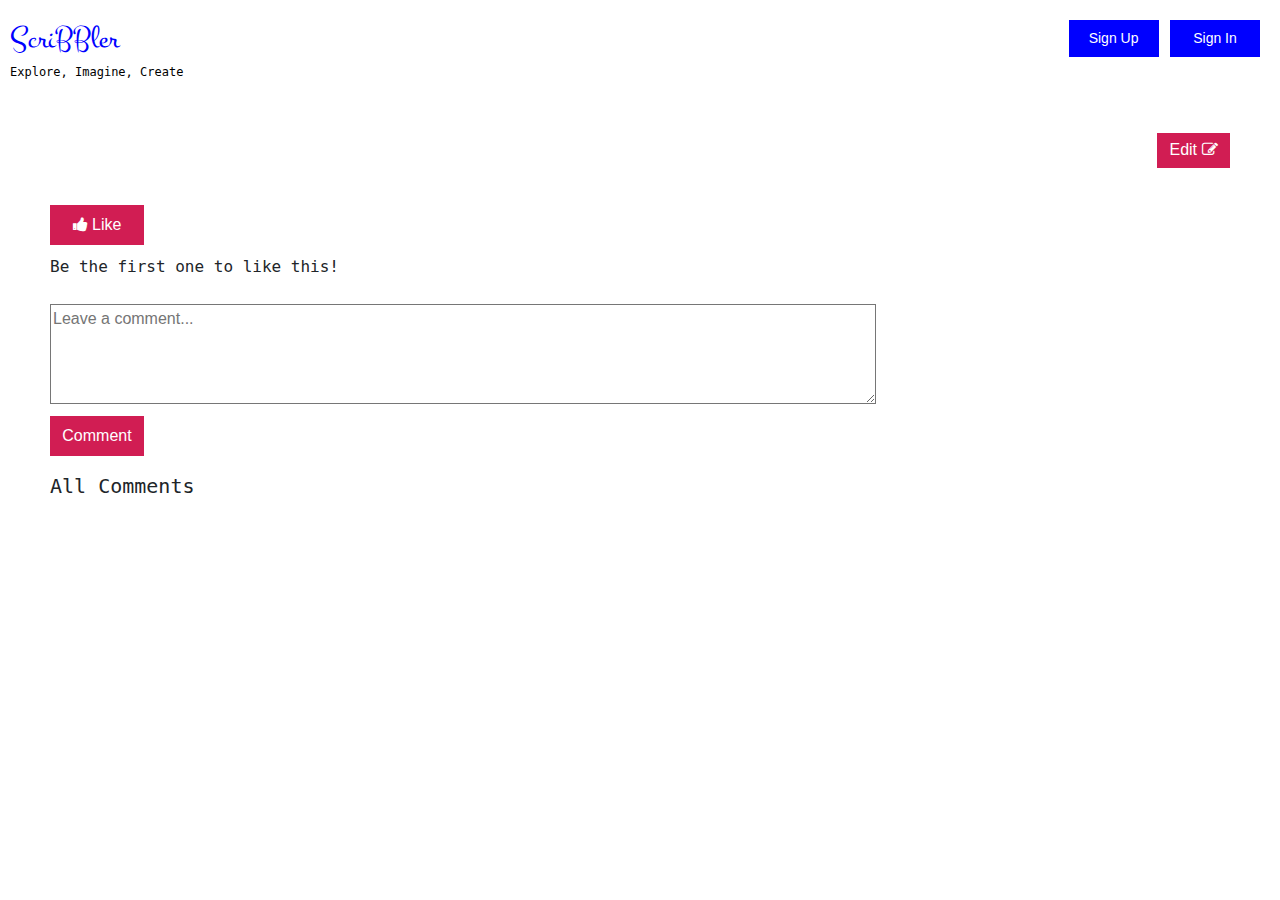
<file: html/post.html>
<!DOCTYPE html>
<html>

<head>
    <!-- Font Awesome CDN -->
    <!-- Google Fonts CDN -->
    <link rel="stylesheet" href="https://cdnjs.cloudflare.com/ajax/libs/font-awesome/4.7.0/css/font-awesome.min.css">
    <link href="https://fonts.googleapis.com/css?family=Montez|Ubuntu+Mono&display=swap" rel="stylesheet">

    <link href="../styles/common.css" rel="stylesheet">
    <link href="../styles/post.css" rel="stylesheet">
    
    <!-- Bootstrao CDN -->
    <link rel="stylesheet" href="https://maxcdn.bootstrapcdn.com/bootstrap/4.5.2/css/bootstrap.min.css">
    <script src="https://ajax.googleapis.com/ajax/libs/jquery/3.5.1/jquery.min.js"></script>
    <script src="https://cdnjs.cloudflare.com/ajax/libs/popper.js/1.16.0/umd/popper.min.js"></script>
    <script src="https://maxcdn.bootstrapcdn.com/bootstrap/4.5.2/js/bootstrap.min.js"></script>
</head>

<body>
    <!-- code for header  -->
    <div id="container">
        <div class="header">
            <div class="title-container">
                <p class="title">ScriBBler</p>
                <p class="sub-title">Explore, Imagine, Create</p>
            </div>
            <div class="button-container">
                <button id="sign-up-button" class="SignBtn" data-toggle="modal" data-target="#ModalSignUp" >Sign Up</button>
                <button id="sign-in-button"  class="SignBtn" data-toggle="modal" data-target="#ModalSignIn">Sign In</button>
            </div>
        </div>
    </div>

<!-- Modal for Sign-Up -->
<div class="modal" id="ModalSignUp" tabindex="-1" role="dialog" aria-labelledby="ModalLabel" aria-hidden="true">
    <div class="modal-dialog modal-dialog-centered" role="document">
    <div class="modal-content">
      <div id="header-model" class="header">
        <h2 class="modal-title">Get Started</h2>
        <button type="button" class="close" data-dismiss="modal">&times;</button>
      </div>
      <div class="modal-body">
        <hr class="horizontal">
        <form>
            <div class="form-group">
                <label for="name" class="label-text">Name</label>
                <input class="form-control" type="text" id="name" placeholder="Enter your name" required>

                <label for="username" class="label-text">Username</label>
                <input class="form-control" type="text" id="username" placeholder="Enter your username" required>

                <label for="password" class="label-text">Password</label>
                <input class="form-control" type="password" id="password" placeholder="Enter your password" required>

                <label for="confirmpassword" class="label-text">Confirm Password</label>
                <input class="form-control" type="password" id="confirmpassword" placeholder="Re-enter your password" required>
           
                <button  class="btn btn-success btn-block" type="submit" class="signup-btn">Sign Up</button>
            </div>
        </form>
      </div>
    </div>
  </div>
</div>

<!-- Modal for Sign-In -->
<div class="modal" id="ModalSignIn" tabindex="-1" role="dialog" aria-labelledby="ModalLabel" aria-hidden="true">
    <div class="modal-dialog modal-dialog-centered" role="document">
    <div class="modal-content">
      <div id="header-model" class="header">
        <h3 class="modal-title">Welcome Back!</h3>
        <button type="button" class="close" data-dismiss="modal">&times;</button>
      </div>
      <div class="modal-body">
        <hr class="horizontal">
        <form>
            <div class="form-group">
                <label for="username" class="label-text">Username</label>
                <input class="form-control" type="text" id="username" placeholder="Enter your username" required>

                <label for="password" class="label-text">Password</label>
                <input class="form-control" type="password" id="password" placeholder="Enter your password" required>

                <button  class="btn btn-success btn-block" type="submit" class="signin-btn">Sign In</button>
            </div>
        </form>
      </div>
      <div class="footer-modal">
        <p class=bottom-banner>Not a member? <a id="openSignUp" class="close link-primary" data-dismiss="modal" data-toggle="modal" data-target="#ModalSignUp">Sign Up</a></p>
      </div>
    </div>
  </div>
</div>

<!-- To display the post title, author name and content -->
<div id="post-title" >
  <p id="title"></p>
</div>

<div id="post-auth">
  <h5 id="auth"></h5>
  <button id="editBtn" type="button"  onclick="makeContentEditable()">Edit  <i class="fa fa-edit"></i></button>
</div>

<div id="post-desc" >
  <p id="desc"></p>
</div>


<!-- Like section -->
<div id="like-section">
  <button type="button" class="post-btn" onclick="increaseLike()"><i class="fa fa-thumbs-up"></i> Like</button>
  <p id="like-text" style="font-family: monospace; margin-top: 10px;">Be the first one to like this!</p>
</div>

<!-- Comment section -->
<div id="comment-section">
  <textarea placeholder="Leave a comment..." id="comment-textarea"></textarea>
  <button type="button" class="post-btn" onclick="addComment()">Comment</button>
  <h5 id="headCmtTag">All Comments</h5>
  <div id="all-comments"></div>
</div>


<script src="../scripts/post.js"></script>
</body>

</html>
</file>
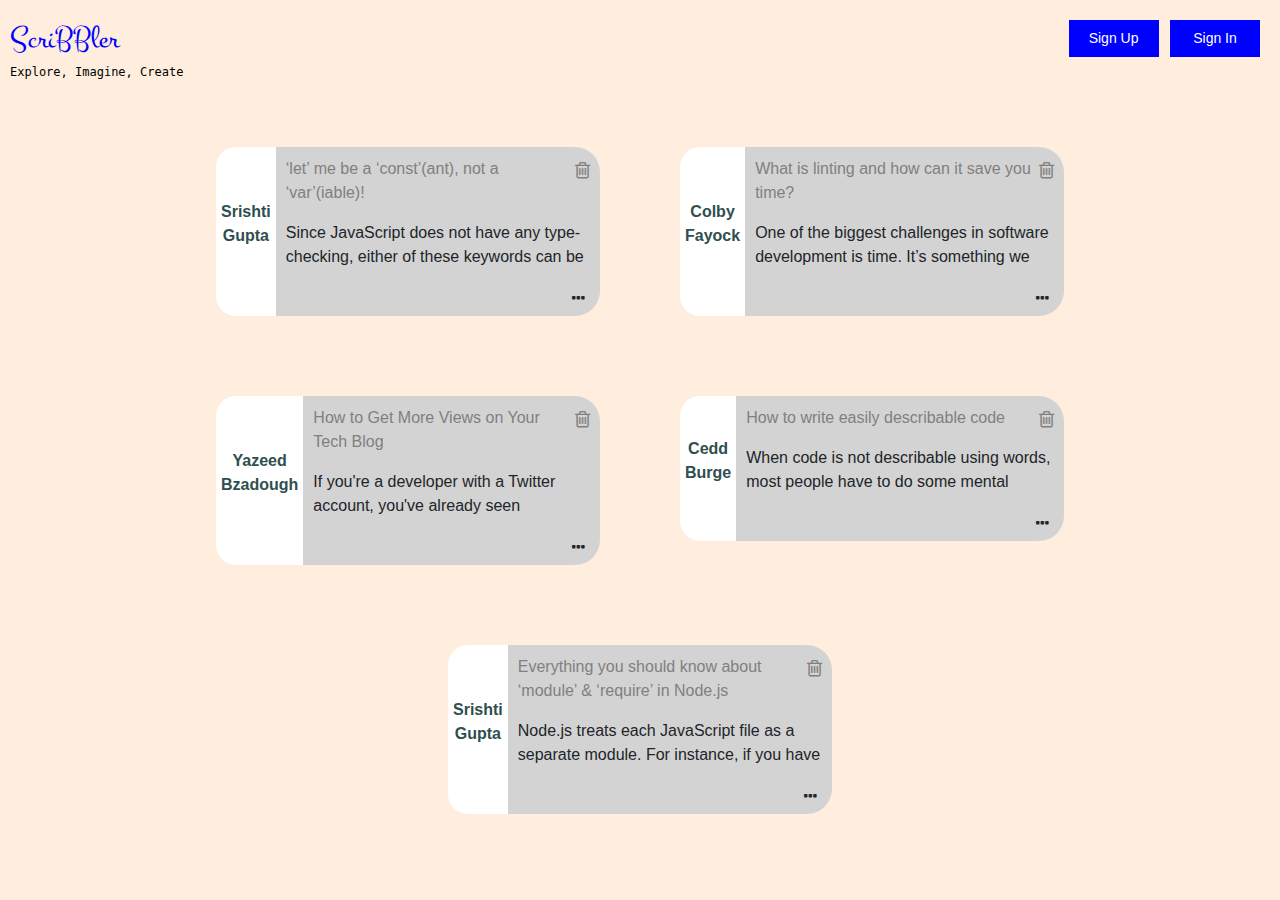
<file: html/postslist.html>
<!DOCTYPE html>
<html>

<head>
    <!-- Font Awesome CDN -->
    <!-- Google Fonts CDN -->
    <link rel="stylesheet" href="https://cdnjs.cloudflare.com/ajax/libs/font-awesome/4.7.0/css/font-awesome.min.css">
    <link href="https://fonts.googleapis.com/css?family=Montez|Ubuntu+Mono&display=swap" rel="stylesheet">

    <link href="../styles/common.css" rel="stylesheet">
    <link href="../styles/postslist.css" rel="stylesheet">
    
    <!-- Bootstrao CDN -->
    <link rel="stylesheet" href="https://maxcdn.bootstrapcdn.com/bootstrap/4.5.2/css/bootstrap.min.css">
    <script src="https://ajax.googleapis.com/ajax/libs/jquery/3.5.1/jquery.min.js"></script>
    <script src="https://cdnjs.cloudflare.com/ajax/libs/popper.js/1.16.0/umd/popper.min.js"></script>
    <script src="https://maxcdn.bootstrapcdn.com/bootstrap/4.5.2/js/bootstrap.min.js"></script>
</head>

<body style="background-color: #ffeedd;">
    <!-- code for header  -->
    <div id="container">
        <div class="header">
            <div class="title-container">
                <p class="title">ScriBBler</p>
                <p class="sub-title">Explore, Imagine, Create</p>
            </div>
            <div class="button-container">
                <button id="sign-up-button" class="SignBtn" data-toggle="modal" data-target="#ModalSignUp" >Sign Up</button>
                <button id="sign-in-button"  class="SignBtn" data-toggle="modal" data-target="#ModalSignIn">Sign In</button>
            </div>
        </div>
    </div>

<!-- Modal for Sign-Up -->
<div class="modal" id="ModalSignUp" tabindex="-1" role="dialog" aria-labelledby="ModalLabel" aria-hidden="true">
    <div class="modal-dialog modal-dialog-centered" role="document">
    <div class="modal-content">
      <div id="header-model" class="header">
        <h2 class="modal-title">Get Started</h2>
        <button type="button" class="close" data-dismiss="modal">&times;</button>
      </div>
      <div class="modal-body">
        <hr class="horizontal">
        <form>
            <div class="form-group">
                <label for="name" class="label-text">Name</label>
                <input class="form-control" type="text" id="name" placeholder="Enter your name" required>

                <label for="username" class="label-text">Username</label>
                <input class="form-control" type="text" id="username" placeholder="Enter your username" required>

                <label for="password" class="label-text">Password</label>
                <input class="form-control" type="password" id="password" placeholder="Enter your password" required>

                <label for="confirmpassword" class="label-text">Confirm Password</label>
                <input class="form-control" type="password" id="confirmpassword" placeholder="Re-enter your password" required>
           
                <button  class="btn btn-success btn-block" type="submit" class="signup-btn">Sign Up</button>
            </div>
        </form>
      </div>
    </div>
  </div>
</div>

<!-- Modal for Sign-In -->
<div class="modal" id="ModalSignIn" tabindex="-1" role="dialog" aria-labelledby="ModalLabel" aria-hidden="true">
    <div class="modal-dialog modal-dialog-centered" role="document">
    <div class="modal-content">
      <div id="header-model" class="header">
        <h3 class="modal-title">Welcome Back!</h3>
        <button type="button" class="close" data-dismiss="modal">&times;</button>
      </div>
      <div class="modal-body">
        <hr class="horizontal">
        <form>
            <div class="form-group">
                <label for="username" class="label-text">Username</label>
                <input class="form-control" type="text" id="username" placeholder="Enter your username" required>

                <label for="password" class="label-text">Password</label>
                <input class="form-control" type="password" id="password" placeholder="Enter your password" required>

                <button  class="btn btn-success btn-block" type="submit" class="signin-btn">Sign In</button>
            </div>
        </form>
      </div>
      <div class="footer-modal">
        <p class=bottom-banner>Not a member? <a id="openSignUp" class="close link-primary" data-dismiss="modal" data-toggle="modal" data-target="#ModalSignUp">Sign Up</a></p>
      </div>
    </div>
  </div>
</div>

    <!-- ATTENTION: The HTML code for the list of posts has been given to you. You can feel free to add/delete/modify this code. You need to write the proper CSS and JavaScript code corresponding to this page so that the result looks like the screenshots given to you in the Project Statement. -->

    <!-- list of all posts starts here -->
    <div class="posts">

        <!-- post 1 starts here -->
        <div class="post-card" id="post1">
            <div class="post-author">
                <p id="author-1">Srishti Gupta</p>
            </div>
            <div class="post-content">
                <div class="post-title" id="title-1">
                    <p id="p-1">‘let’ me be a ‘const’(ant), not a ‘var’(iable)!</p>
                    <span>
                        <!-- Font Awesome icon for delete icon -->
                        <i class="fa fa-trash-o" data-toggle="modal" data-target="#delete-modal" id="1" onclick="deleteModal(this.id)"></i>
                    </span>
                </div>
                <p id="desc-1" class="post-description">Since JavaScript does not have any type-checking, either of these keywords can be used to declare a variable of any type (datatype) in JavaScript. Though all the three keywords are used for the same purpose, they are different.</p>
                <span>
                    <!-- Font Awesome icon for horizontal ellipsis icon -->
                    <i class="fa fa-ellipsis-h" id="1"  onclick="openPost(this.id)" style="display: flex;justify-content: flex-end;margin-right: 5px;" ></i>
                </span>
            </div>
        </div>
        <!-- post 1 ends here -->

        <!-- post 2 starts here -->
        <div class="post-card" id="post2">
            <div class="post-author" >
                <p id="author-2" >Colby Fayock</p>
            </div>

            <div class="post-content">
                <div class="post-title" id="title-2">
                    <p id="p-2">What is linting and how can it save you time?</p>
                    <span>
                        <!--Font Awesome icon for delete icon -->
                        <i class="fa fa-trash-o" data-toggle="modal" data-target="#delete-modal" id="2" onclick="deleteModal(this.id)"></i>
                    </span>
                </div>
                <p id="desc-2" class="post-description">One of the biggest challenges in software development is time. It’s something we can’t easily get more of, but linting can help us make the most out of the time we have.</p>
                <span>
                    <!-- Font Awesome icon for horizontal ellipsis icon -->
                    <i class="fa fa-ellipsis-h" id="2"  onclick="openPost(this.id)" style="display: flex;justify-content: flex-end;margin-right: 5px;"></i>
                </span>
            </div>
        </div>
        <!-- post 2 ends here -->

        <!-- post 3 starts here -->
        <div class="post-card" id="post3">
            <div class="post-author">
                <p id="author-3" >Yazeed Bzadough</p>
            </div>

            <div class="post-content">
                <div class="post-title" id="title-3">
                    <p id="p-3">How to Get More Views on Your Tech Blog</p>
                    <span>
                        <!--Font Awesome icon for delete icon -->
                        <i class="fa fa-trash-o" id="3" data-toggle="modal" data-target="#delete-modal" onclick="deleteModal(this.id)"></i>
                    </span>
                </div>
                <p id="desc-3" class="post-description">If you're a developer with a Twitter account, you've already seen everyone and their cat start a blog, YouTube channel, or Patreon. We all want to become stars, or at the very least, a recognizable name in the industry.</p>
                <span>
                    <!-- Font Awesome icon for horizontal ellipsis icon -->
                    <i class="fa fa-ellipsis-h" id="3" onclick="openPost(this.id)" style="display: flex;justify-content: flex-end;margin-right: 5px;"></i>
                </span>
            </div>
        </div>
        <!-- post 3 ends here -->

        <!-- post 4 starts here -->
        <div class="post-card" id="post4">
            <div class="post-author" >
                <p id="author-4">Cedd Burge</p>
            </div>

            <div class="post-content">
                <div class="post-title" id="title-4">
                    <p id="p-4">How to write easily describable code</p>
                    <span>
                        <!-- Awesome icon for delete icon-->
                        <i class="fa fa-trash-o" id="4" data-toggle="modal" data-target="#delete-modal" onclick="deleteModal(this.id)"></i>
                    </span>
                </div>
                <p id="desc-4" class="post-description">When code is not describable using words, most people have to do some mental mapping to turn it in to words. This wastes mental energy, and you run the risk of getting the mapping wrong. Different people will map to different words, which
                    leads to confusion when discussing the code.</p>
                <span>
                    <!--Font Awesome icon for horizontal ellipsis icon-->
                    <i class="fa fa-ellipsis-h" id="4" onclick="openPost(this.id)" style="display: flex;justify-content: flex-end;margin-right: 5px;"></i>
                </span>
            </div>
        </div>
        <!-- post 4 ends here -->

        <!-- post 5 starts here -->
        <div class="post-card" id="post5">
            <div class="post-author" >
                <p id="author-5">Srishti Gupta</p>
            </div>

            <div class="post-content">
                <div class="post-title" id="title-5">
                    <p id="p-5">Everything you should know about ‘module’ & ‘require’ in Node.js</p>
                    <span>
                        <!-- Font Awesome icon for delete icon -->
                        <i class="fa fa-trash-o" id="5" data-toggle="modal" data-target="#delete-modal" onclick="deleteModal(this.id)"></i>
                    </span>
                </div>
                <p id="desc-5" class="post-description">Node.js treats each JavaScript file as a separate module. For instance, if you have a file containing some code and this file is named xyz.js, then this file is treated as a module in Node, and you can say that you’ve created a module
                    named xyz.</p>
                <span>
                    <!-- Awesome icon for horizontal ellipsis icon  -->
                    <i  class="fa fa-ellipsis-h" id="5" onclick="openPost(this.id)" style="display: flex;justify-content: flex-end;margin-right: 5px;"></i>
                </span>
            </div>
        </div>
        <!-- post 5 ends here -->

        <!-- code for delete post modal  -->

        <div class="modal fade" id="delete-modal" tabindex="-1" role="dialog" aria-labelledby="ModalCenterTitle" aria-hidden="true">
            <div class="modal-dialog modal-dialog-centered" role="document">
              <div class="modal-content">
                <div class="delete-header">
                    <span data-dismiss="modal" class="modal-title" style="color: black;font-size: larger;">Are you sure you want to delete this post?</span>
                </div>
                <form>
                    <div class="delete-footer" style="display: flex;justify-content:space-between;margin-top:40px;">
                        <button data-dismiss="modal" class="yes-btn" type="button" onclick="deletePost(this.id)">Yes</button>
                        <button data-dismiss="modal" class="no-btn" type="button">No</button>
                    </div>
                </form>
              </div>
            </div>
          </div>
          

    </div>
    <!-- list of all posts ends here -->

    
    <script src="../scripts/postslist.js"></script>
</body>

</html>
</file>
<file: styles/common.css>
#container{
    display: flex;
    flex-direction: column;
    justify-content: flex-start;
    height: 100%;
    width: 100%;
  }

.header{
    display: flex;
    flex-direction: row;
    justify-content: space-between;
    margin: 10px;
  }

.title-container{
    display: flex;
    flex-direction: column;
    justify-content: space-between;
  }

.title{
    font-family: 'Montez', cursive;
    font-size: xx-large;
    color: blue;
    margin-bottom: 0px!important;
    margin-top: 5px;
}

.sub-title{
    margin-top: 0px!important;
    font-family: 'Ubuntu Mono',monospace;
    color: black;
    font-size: 12px;
}

.button-container{
    padding: 10px;
    float: right;
    text-align: right;
}

.SignBtn{
    background-color: blue;
    color: white;
    text-align: center;
    margin-left: 7px;
    padding: 8px 8px 8px 8px;
    border: none;
    font-size: 14px;
    width: 90px;
}

form {
  display: flex;
  flex-direction: column;
}

.modal {
  margin-top: 2px;
  display: flex;
  flex-direction: column;
  justify-content: center;
  align-items: center;
}

.modal-content{
  background-color: #fefefe;
  border: 1px solid #888;
  width: 40%;
}

#header-model {
  margin-bottom: 0px;
}

.horizontal{
  margin-top: 0px;
  margin-bottom: 4px;
  color: black;
  border-top: 1px solid black;

}

.btn-block{
  margin-top: 1rem;
}

.form-control {
  padding-top: 2px;
  padding-bottom: 2px;
  margin-top: 3px;
  margin-bottom: 3px;
}

.label-text {
  margin-bottom: 3px;
  padding-top: 2px;
  margin-top: 3px;
  padding-bottom: 2px;
}


.footer-modal{
  display: flex;
  justify-content: center;
  margin-top: 0px;
  margin-bottom: 10px;
  font-weight: bold;
  font-size: 1rem;
}

#openSignUp{
  color:#00008B;
  font-size: 15px;
  padding-top: 5px;
  margin-left: 6px;
  filter: brightness(200%);
}
</file>
<file: styles/post.css>
/* ----------Post Styling----------- */

#post-auth {
  display: flex;
  flex-direction: row;
  justify-content: space-between;
  align-items: center;
  margin: 0px 50px 20px 50px;
  font-family: Arial, Helvetica, sans-serif;
}

#post-desc {
  margin: 0px 50px 20px 50px;
  font-family: Arial, Helvetica, sans-serif;
  font-size: medium;
  font-weight: bolder;
}

#editBtn{
  width: 73px;
  height: 35px;
  align-content: center;
  background-color: #d11d53;
  border: none;
  color: white;
  margin-top: 0px;
  padding-top: 0px;
}

#saveBtn{
  width: 73px;
  height: 35px;
  align-content: center;
  background-color: #d11d53;
  border: none;
  color: white;
  margin-top: 0px;
  padding-top: 0px;
}

#post-title{
  display: flex;
  flex-direction: row;
  justify-content: center;
  color: black;
  font-size: larger;
	font-weight: bold;
  margin: 0px 50px 10px 50px;
}

h5 {
  font-family: monospace;
  font-size: x-large;
  font-weight: bolder;
} 

#headCmtTag{
  margin-top: 18px;
}

.post-btn {
  background-color: #d11d53;
  color:white;
  width: 94px;
  height: 40px;
  border: none;
  margin-top: 12px;
}

.post-btn:hover {
  box-shadow: 15px 30px 70px 1px #d11d53; 
}


#like-section {
  margin: 25px 50px 20px 50px;
}

#comment-section {
  margin: 25px 50px 20px 50px;
}

#comment-textarea {
  height: 100px;
  width:70%;
  background-color: white;
  border-style: solid;
  border-width: 1px;
  display: flex;
  flex-direction: row;
}

.comment {
  margin: 10px;
  height: 40px;
  padding-top: 8px;
  padding-left: 5px;
  background-color: white;
  align-content: center;
}

#all-comments{
  display: flex;
  flex-direction: column-reverse;
  background-color: lightgrey;
  width: 75%;
  height: 100%;
}
</file>
<file: styles/postslist.css>
/* ----------Cards Styling------------- */

.posts{
  background-color: #ffeedd;
}

.post-card{
  background-color: lightgrey;
  width: 700px;
  height: 100%;
  display:flex;
  flex-direction: row;
  border: 3px;
  border-radius: 25px;
  margin: 40px;
  box-shadow: grey;
  flex: 0 1 30%;
}

.post-card:hover {
  box-shadow: 0 0 40px rgba(33,33,33,.2); 
}

.post-author{
  background-color: white;
  border-radius: 20px 0px 0px 20px;
  color: darkslategrey;
  font-weight: bold;
  font-family: sans-serif;
  display: flex;
  align-items: center;
  width: 25%;
  text-align: center;
  padding: 0px 5px 0px 5px;
}

.posts{
  display:flex;
  flex-direction: row;
  flex-wrap: wrap;
  justify-content: center;    
}

.post-title{
  font-size: larger;
  font-family: sans-serif;
  color: grey;
  display: flex;
  flex-direction: row;
  justify-content: space-between;
}

p{
  font-family: sans-serif;
  font-size: medium;
}

.post-content{
  margin: 10px;
}


.yes-btn{
  background-color:green;
  color:white;
  width:90px;
  height:40px;
  margin-left: 65px;
  margin-bottom: 25px;
  border: none;

}

.no-btn{
  background-color: red;
  color:white;
  width: 90px;
  height: 40px;
  margin-right: 65px;
  margin-bottom: 25px;
  border: none;
}

.post-description {
  max-width: 700px;
  height: 53px;
  overflow: hidden;
}

.delete-header{
  display: flex;
  justify-content: center;
  margin-top: 8px;
  height: 50px;
}
</file>
